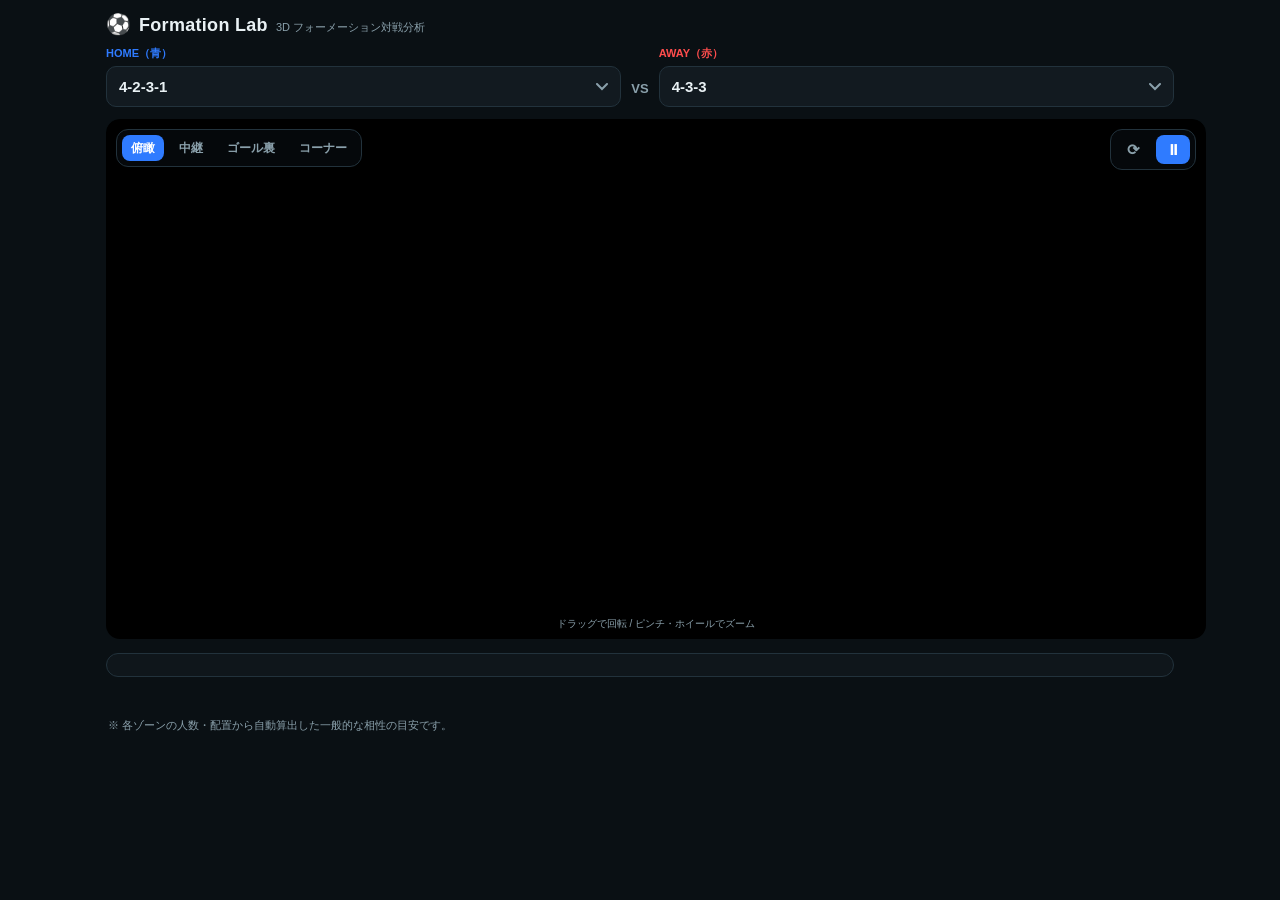
<file: formation-3d/index.html>
<!DOCTYPE html>
<html lang="ja">
<head>
<meta charset="UTF-8" />
<meta name="viewport" content="width=device-width, initial-scale=1.0, maximum-scale=1.0, user-scalable=no, viewport-fit=cover" />
<meta name="theme-color" content="#0b3d2e" />
<title>Formation Lab — 3Dフォーメーション対戦分析</title>
<link rel="stylesheet" href="assets/style.css" />
</head>
<body>
  <div id="app">
    <!-- Header -->
    <header id="topbar">
      <div class="brand">
        <span class="logo">⚽</span>
        <span class="title">Formation Lab</span>
        <span class="subtitle">3D フォーメーション対戦分析</span>
      </div>
    </header>

    <!-- Controls (text never overlaps the 3D viewport) -->
    <section id="controls" aria-label="設定">
      <div class="ctrl team-home">
        <label for="homeSel">HOME（青）</label>
        <select id="homeSel" aria-label="ホームのフォーメーション"></select>
      </div>
      <div class="vs">VS</div>
      <div class="ctrl team-away">
        <label for="awaySel">AWAY（赤）</label>
        <select id="awaySel" aria-label="アウェイのフォーメーション"></select>
      </div>
    </section>

    <!-- 3D viewport: the only place the animation lives -->
    <main id="stage">
      <canvas id="scene" aria-label="3Dフォーメーションビュー"></canvas>
      <!-- compact, edge-docked HUD that stays clear of the pitch center -->
      <div id="angleBar" role="toolbar" aria-label="カメラアングル">
        <button data-view="top" class="active" title="俯瞰（真上）">俯瞰</button>
        <button data-view="broadcast" title="中継カメラ">中継</button>
        <button data-view="behind" title="ゴール裏">ゴール裏</button>
        <button data-view="corner" title="コーナー">コーナー</button>
      </div>
      <div id="playBar" role="toolbar" aria-label="再生">
        <button id="rotateBtn" title="自動回転">⟳</button>
        <button id="playBtn" class="active" title="動きの再生／停止">⏸</button>
      </div>
      <div id="hint">ドラッグで回転 / ピンチ・ホイールでズーム</div>
    </main>

    <!-- Analysis: separate panel, fully below the viewport, never over the animation -->
    <section id="analysis" aria-label="有利不利分析">
      <div id="verdict"></div>
      <ul id="matchupList"></ul>
      <p class="disclaimer">※ 各ゾーンの人数・配置から自動算出した一般的な相性の目安です。</p>
    </section>
  </div>

  <!-- Three.js vendored locally (classic globals, no CDN / no build step) -->
  <script src="assets/vendor/three.min.js"></script>
  <script src="assets/vendor/OrbitControls.js"></script>
  <script src="assets/formations.js"></script>
  <script src="assets/main.js"></script>
</body>
</html>
</file>
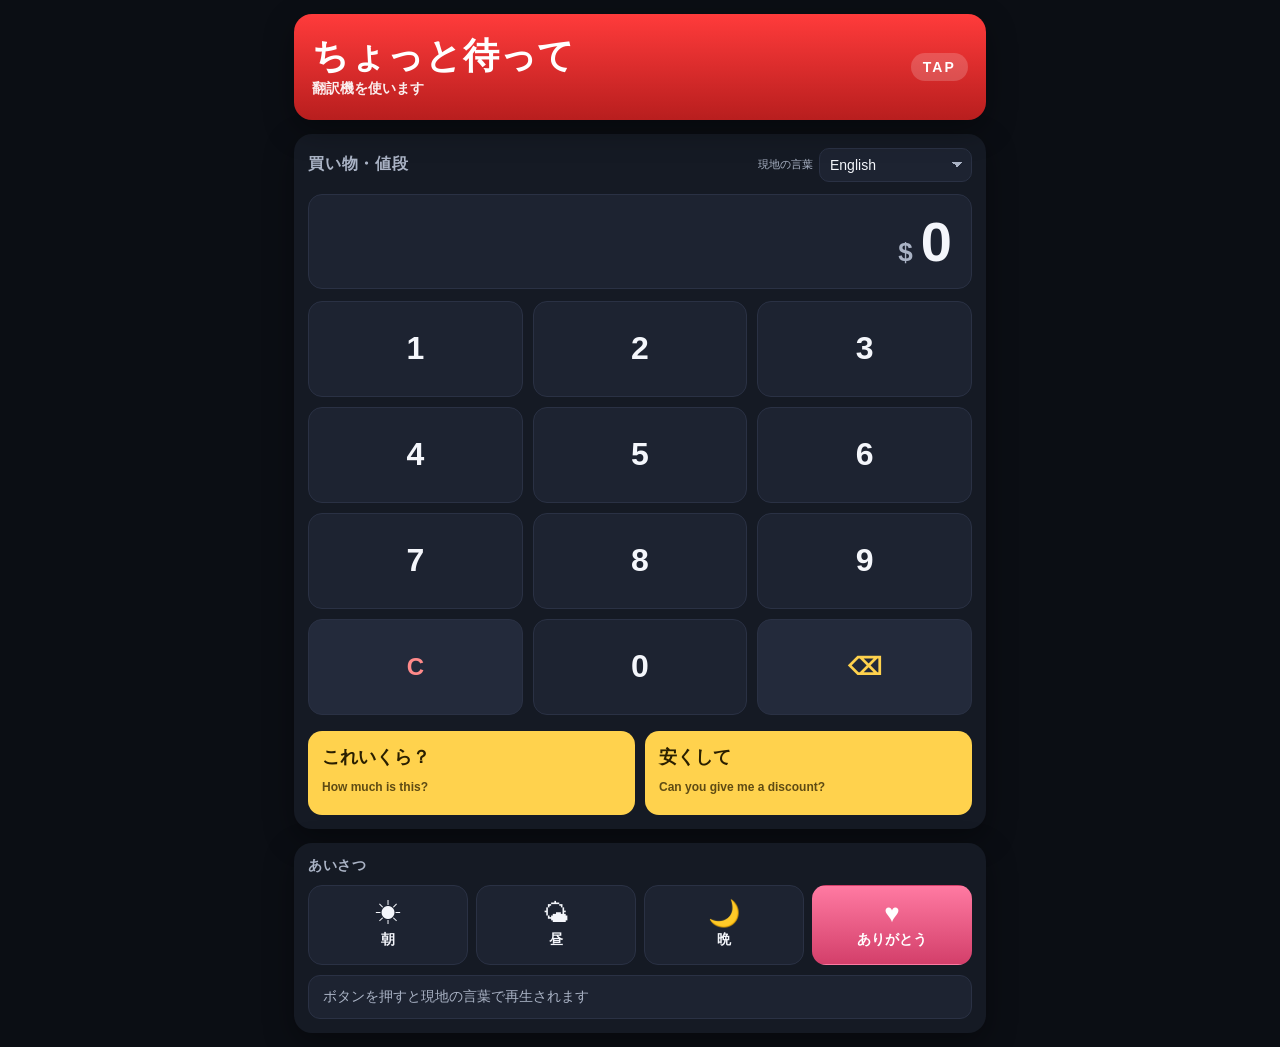
<file: survival-dashboard/index.html>
<!doctype html>
<html lang="ja">
<head>
  <meta charset="utf-8">
  <meta name="viewport" content="width=device-width, initial-scale=1, viewport-fit=cover">
  <meta name="theme-color" content="#0b0e14">
  <title>Survival Language Dashboard</title>
  <link rel="stylesheet" href="style.css">
</head>
<body>
  <main class="dashboard" aria-label="Survival Language Dashboard">

    <!-- 1. Emergency Bar (Top) -->
    <section class="emergency" aria-label="Emergency Bar">
      <button id="emergencyBtn" class="emergency__btn" type="button">
        <span class="emergency__main">ちょっと待って</span>
        <span class="emergency__sub">翻訳機を使います</span>
      </button>
    </section>

    <!-- 2. Shop Utility (Center) -->
    <section class="shop" aria-label="Shop Utility">
      <header class="shop__header">
        <h2 class="shop__title">買い物・値段</h2>
        <div class="shop__lang">
          <label for="langSelect" class="shop__langLabel">現地の言葉</label>
          <select id="langSelect" class="shop__langSelect" aria-label="現地の言葉">
            <option value="en-US">English</option>
            <option value="zh-CN">中文 (普通话)</option>
            <option value="zh-TW">中文 (台灣)</option>
            <option value="ko-KR">한국어</option>
            <option value="th-TH">ไทย</option>
            <option value="vi-VN">Tiếng Việt</option>
            <option value="id-ID">Bahasa Indonesia</option>
            <option value="fr-FR">Français</option>
            <option value="es-ES">Español</option>
            <option value="it-IT">Italiano</option>
            <option value="de-DE">Deutsch</option>
          </select>
        </div>
      </header>

      <div class="shop__display" aria-live="polite">
        <span id="amountPrefix" class="shop__prefix">¥</span>
        <span id="amount" class="shop__amount">0</span>
      </div>

      <div class="shop__keypad" role="group" aria-label="数字キー">
        <button class="key" data-digit="1" type="button">1</button>
        <button class="key" data-digit="2" type="button">2</button>
        <button class="key" data-digit="3" type="button">3</button>
        <button class="key" data-digit="4" type="button">4</button>
        <button class="key" data-digit="5" type="button">5</button>
        <button class="key" data-digit="6" type="button">6</button>
        <button class="key" data-digit="7" type="button">7</button>
        <button class="key" data-digit="8" type="button">8</button>
        <button class="key" data-digit="9" type="button">9</button>
        <button class="key key--util" data-action="clear" type="button">C</button>
        <button class="key" data-digit="0" type="button">0</button>
        <button class="key key--util" data-action="back" type="button">⌫</button>
      </div>

      <div class="shop__quick" role="group" aria-label="よく使うフレーズ">
        <button class="quick" data-phrase="howmuch" type="button">
          <span class="quick__jp">これいくら？</span>
          <span class="quick__local" data-slot="howmuch">How much is this?</span>
        </button>
        <button class="quick" data-phrase="discount" type="button">
          <span class="quick__jp">安くして</span>
          <span class="quick__local" data-slot="discount">Can you give me a discount?</span>
        </button>
      </div>
    </section>

    <!-- 3. Connect Panel (Bottom) -->
    <section class="connect" aria-label="Connect Panel">
      <h2 class="connect__title">あいさつ</h2>
      <div class="connect__toggle" role="group" aria-label="あいさつ切替">
        <button class="greet" data-greet="morning" type="button">
          <span class="greet__icon" aria-hidden="true">☀</span>
          <span class="greet__jp">朝</span>
        </button>
        <button class="greet" data-greet="noon" type="button">
          <span class="greet__icon" aria-hidden="true">🌤</span>
          <span class="greet__jp">昼</span>
        </button>
        <button class="greet" data-greet="evening" type="button">
          <span class="greet__icon" aria-hidden="true">🌙</span>
          <span class="greet__jp">晩</span>
        </button>
        <button class="greet greet--thanks" data-greet="thanks" type="button">
          <span class="greet__icon" aria-hidden="true">♥</span>
          <span class="greet__jp">ありがとう</span>
        </button>
      </div>
      <div class="connect__output" id="greetOutput" aria-live="polite">
        ボタンを押すと現地の言葉で再生されます
      </div>
    </section>
  </main>

  <!-- Fullscreen overlay for Emergency mode -->
  <div id="emergencyOverlay" class="overlay" role="dialog" aria-modal="true" aria-label="Please wait" hidden>
    <button id="overlayClose" class="overlay__close" type="button" aria-label="閉じる">×</button>
    <div class="overlay__content">
      <p class="overlay__big" id="overlayBig">Please wait a moment</p>
      <p class="overlay__sub" id="overlaySub">I'll use a translator.</p>
      <p class="overlay__hint">画面のどこでも触れて閉じる</p>
    </div>
  </div>

  <script src="phrases.js"></script>
  <script src="app.js"></script>
</body>
</html>
</file>
<file: formation-3d/assets/style.css>
:root{
  --bg:#0a1014;
  --panel:#121a20;
  --panel-2:#0f161b;
  --line:#22323c;
  --txt:#e9f1f4;
  --muted:#8aa0ab;
  --home:#2f7bff;
  --away:#ff4d4d;
  --good:#37d67a;
  --bad:#ff6b6b;
  --even:#f4c150;
  --radius:14px;
}

*{box-sizing:border-box;-webkit-tap-highlight-color:transparent;}
html,body{margin:0;height:100%;}
body{
  background:var(--bg);
  color:var(--txt);
  font-family:-apple-system,BlinkMacSystemFont,"Hiragino Kaku Gothic ProN","Noto Sans JP","Segoe UI",Roboto,sans-serif;
  overflow-x:hidden;
}

#app{
  display:flex;
  flex-direction:column;
  min-height:100%;
  max-width:1100px;
  margin:0 auto;
}

/* ---------- Header ---------- */
#topbar{
  padding:max(12px,env(safe-area-inset-top)) 16px 10px;
}
.brand{display:flex;align-items:baseline;gap:8px;flex-wrap:wrap;}
.brand .logo{font-size:20px;}
.brand .title{font-weight:800;font-size:18px;letter-spacing:.3px;}
.brand .subtitle{font-size:11px;color:var(--muted);}

/* ---------- Controls ---------- */
#controls{
  display:flex;align-items:flex-end;gap:10px;
  padding:0 16px 12px;
}
.ctrl{flex:1;min-width:0;display:flex;flex-direction:column;gap:5px;}
.ctrl label{font-size:11px;font-weight:700;color:var(--muted);}
.team-home label{color:var(--home);}
.team-away label{color:var(--away);}
.ctrl select{
  width:100%;appearance:none;-webkit-appearance:none;
  background:var(--panel);color:var(--txt);
  border:1px solid var(--line);border-radius:10px;
  padding:11px 12px;font-size:15px;font-weight:600;
  background-image:url("data:image/svg+xml;utf8,<svg xmlns='http://www.w3.org/2000/svg' width='12' height='8' viewBox='0 0 12 8'><path d='M1 1l5 5 5-5' stroke='%238aa0ab' stroke-width='2' fill='none' stroke-linecap='round'/></svg>");
  background-repeat:no-repeat;background-position:right 12px center;
}
.vs{font-weight:800;color:var(--muted);padding-bottom:11px;font-size:13px;}

/* ---------- 3D Stage ---------- */
#stage{
  position:relative;
  width:100%;
  height:46vh;            /* mobile: fixed viewport, analysis sits clearly below */
  min-height:300px;
  background:radial-gradient(120% 90% at 50% 20%,#13313f 0%,#0a1014 75%);
  overflow:hidden;
}
#scene{display:block;width:100%;height:100%;touch-action:none;}

/* HUD docked to edges so it never sits over the pitch / animation */
#angleBar,#playBar{
  position:absolute;display:flex;gap:6px;
  background:rgba(10,16,20,.55);
  backdrop-filter:blur(8px);-webkit-backdrop-filter:blur(8px);
  border:1px solid var(--line);border-radius:12px;padding:5px;
}
#angleBar{left:10px;top:10px;flex-wrap:wrap;max-width:60%;}
#playBar{right:10px;top:10px;}
#angleBar button,#playBar button{
  background:transparent;border:0;color:var(--muted);
  font-size:12px;font-weight:700;padding:7px 9px;border-radius:8px;
  cursor:pointer;line-height:1;
}
#playBar button{font-size:15px;min-width:34px;}
#angleBar button.active,#playBar button.active{background:var(--home);color:#fff;}
#hint{
  position:absolute;left:0;right:0;bottom:8px;text-align:center;
  font-size:10px;color:var(--muted);pointer-events:none;
  text-shadow:0 1px 3px rgba(0,0,0,.8);
}

/* ---------- Analysis (always below the viewport) ---------- */
#analysis{padding:14px 16px max(20px,env(safe-area-inset-bottom));}
#verdict{
  font-size:15px;font-weight:800;text-align:center;
  padding:11px;border-radius:12px;margin-bottom:12px;
  border:1px solid var(--line);background:var(--panel-2);
}
#verdict.good{color:var(--home);border-color:rgba(47,123,255,.5);}
#verdict.bad{color:var(--away);border-color:rgba(255,77,77,.5);}
#verdict.even{color:var(--even);border-color:rgba(244,193,80,.5);}

#matchupList{list-style:none;margin:0;padding:0;display:flex;flex-direction:column;gap:8px;}
#matchupList li{
  background:var(--panel);border:1px solid var(--line);border-radius:12px;
  padding:11px 13px;
}
.row-head{display:flex;align-items:center;justify-content:space-between;gap:8px;margin-bottom:4px;}
.row-area{font-size:13px;font-weight:800;}
.row-score{font-size:12px;color:var(--muted);font-variant-numeric:tabular-nums;}
.row-score b.h{color:var(--home);}
.row-score b.a{color:var(--away);}
.badge{font-size:11px;font-weight:800;padding:3px 9px;border-radius:999px;}
.badge.good{background:rgba(55,214,122,.15);color:var(--good);}
.badge.bad{background:rgba(255,107,107,.15);color:var(--bad);}
.badge.even{background:rgba(244,193,80,.15);color:var(--even);}
.row-note{font-size:12.5px;line-height:1.6;color:#cdd9df;}
.disclaimer{font-size:11px;color:var(--muted);margin:12px 2px 0;line-height:1.5;}

/* ---------- Desktop / wide: side-by-side, animation still uncovered ---------- */
@media(min-width:860px){
  #stage{height:520px;border-radius:var(--radius);margin:0 16px;}
  #app{padding-bottom:8px;}
  #analysis{display:grid;grid-template-columns:1fr 1fr;gap:8px 16px;align-items:start;}
  #verdict{grid-column:1 / -1;}
  .disclaimer{grid-column:1 / -1;}
}
</file>
<file: survival-dashboard/style.css>
:root {
  --bg: #0b0e14;
  --surface: #151a24;
  --surface-2: #1d2331;
  --line: #2a3144;
  --ink: #f4f6fb;
  --ink-dim: #aab3c5;
  --accent: #ffd24d;
  --danger: #ff3b3b;
  --danger-2: #b81e1e;
  --good: #2ecc71;
  --info: #4dc3ff;
  --radius: 18px;
  --shadow: 0 10px 30px rgba(0,0,0,0.35);
  --tap: 96px;
}

* { box-sizing: border-box; }

html, body {
  margin: 0;
  padding: 0;
  background: var(--bg);
  color: var(--ink);
  font-family: -apple-system, BlinkMacSystemFont, "Hiragino Sans", "Yu Gothic UI",
    "Segoe UI", Roboto, "Noto Sans JP", sans-serif;
  -webkit-tap-highlight-color: transparent;
  -webkit-text-size-adjust: 100%;
  overscroll-behavior: none;
}

body {
  min-height: 100svh;
  padding: env(safe-area-inset-top) env(safe-area-inset-right)
           env(safe-area-inset-bottom) env(safe-area-inset-left);
}

button {
  font-family: inherit;
  color: inherit;
  border: 0;
  background: none;
  cursor: pointer;
}

button:active { transform: translateY(1px); }

.dashboard {
  display: grid;
  grid-template-rows: auto 1fr auto;
  gap: 14px;
  max-width: 720px;
  margin: 0 auto;
  padding: 14px;
  min-height: 100svh;
}

/* ---------- 1. Emergency Bar ---------- */
.emergency__btn {
  width: 100%;
  display: grid;
  grid-template-rows: auto auto;
  gap: 4px;
  padding: 22px 18px;
  background: linear-gradient(180deg, var(--danger) 0%, var(--danger-2) 100%);
  color: #fff;
  border-radius: var(--radius);
  box-shadow: var(--shadow);
  text-align: left;
  position: relative;
}

.emergency__btn::after {
  content: "TAP";
  position: absolute;
  right: 18px; top: 50%;
  transform: translateY(-50%);
  font-weight: 800;
  letter-spacing: 0.15em;
  font-size: 14px;
  background: rgba(255,255,255,0.18);
  padding: 6px 12px;
  border-radius: 999px;
}

.emergency__main {
  font-size: 36px;
  font-weight: 900;
  letter-spacing: 0.02em;
  line-height: 1.1;
}

.emergency__sub {
  font-size: 14px;
  opacity: 0.92;
  font-weight: 600;
}

/* ---------- 2. Shop Utility ---------- */
.shop {
  display: grid;
  gap: 12px;
  padding: 14px;
  background: var(--surface);
  border-radius: var(--radius);
  box-shadow: var(--shadow);
}

.shop__header {
  display: flex;
  align-items: center;
  justify-content: space-between;
  gap: 10px;
}

.shop__title {
  margin: 0;
  font-size: 16px;
  font-weight: 700;
  color: var(--ink-dim);
  letter-spacing: 0.05em;
}

.shop__lang {
  display: flex;
  align-items: center;
  gap: 6px;
}

.shop__langLabel {
  font-size: 11px;
  color: var(--ink-dim);
}

.shop__langSelect {
  appearance: none;
  -webkit-appearance: none;
  background: var(--surface-2);
  color: var(--ink);
  border: 1px solid var(--line);
  border-radius: 10px;
  padding: 8px 28px 8px 10px;
  font-size: 14px;
  background-image: linear-gradient(45deg, transparent 50%, var(--ink-dim) 50%),
                    linear-gradient(135deg, var(--ink-dim) 50%, transparent 50%);
  background-position: calc(100% - 14px) center, calc(100% - 9px) center;
  background-size: 5px 5px, 5px 5px;
  background-repeat: no-repeat;
}

.shop__display {
  display: flex;
  align-items: baseline;
  justify-content: flex-end;
  gap: 8px;
  padding: 14px 18px;
  background: var(--surface-2);
  border-radius: 14px;
  border: 1px solid var(--line);
  min-height: 80px;
}

.shop__prefix {
  font-size: 26px;
  color: var(--ink-dim);
  font-weight: 700;
}

.shop__amount {
  font-size: 56px;
  font-weight: 900;
  letter-spacing: 0.02em;
  font-variant-numeric: tabular-nums;
}

.shop__keypad {
  display: grid;
  grid-template-columns: repeat(3, 1fr);
  gap: 10px;
}

.key {
  min-height: var(--tap);
  background: var(--surface-2);
  color: var(--ink);
  border: 1px solid var(--line);
  border-radius: 14px;
  font-size: 32px;
  font-weight: 800;
  font-variant-numeric: tabular-nums;
  transition: background-color 80ms ease, transform 80ms ease;
}

.key:active { background: #2a3447; }

.key--util {
  background: #232a3b;
  color: var(--accent);
  font-size: 24px;
}

.key--util[data-action="clear"] { color: #ff8a8a; }

.shop__quick {
  display: grid;
  grid-template-columns: 1fr 1fr;
  gap: 10px;
  margin-top: 4px;
}

.quick {
  display: grid;
  gap: 4px;
  padding: 14px;
  background: var(--accent);
  color: #2a1f00;
  border-radius: 14px;
  text-align: left;
  min-height: 84px;
}

.quick__jp {
  font-size: 18px;
  font-weight: 900;
}

.quick__local {
  font-size: 12px;
  font-weight: 600;
  opacity: 0.75;
}

/* ---------- 3. Connect Panel ---------- */
.connect {
  display: grid;
  gap: 10px;
  padding: 14px;
  background: var(--surface);
  border-radius: var(--radius);
  box-shadow: var(--shadow);
}

.connect__title {
  margin: 0;
  font-size: 14px;
  font-weight: 700;
  color: var(--ink-dim);
  letter-spacing: 0.05em;
}

.connect__toggle {
  display: grid;
  grid-template-columns: repeat(4, 1fr);
  gap: 8px;
}

.greet {
  display: grid;
  justify-items: center;
  gap: 4px;
  padding: 14px 6px;
  background: var(--surface-2);
  border: 1px solid var(--line);
  border-radius: 14px;
  min-height: 80px;
}

.greet__icon {
  font-size: 26px;
  line-height: 1;
}

.greet__jp {
  font-size: 14px;
  font-weight: 700;
}

.greet--thanks {
  background: linear-gradient(180deg, #ff7aa2 0%, #d33f6a 100%);
  color: #fff;
  border-color: transparent;
}

.connect__output {
  padding: 10px 14px;
  background: var(--surface-2);
  border: 1px solid var(--line);
  border-radius: 12px;
  font-size: 14px;
  color: var(--ink-dim);
  min-height: 44px;
  display: flex;
  align-items: center;
  word-break: break-word;
}

.connect__output strong {
  color: var(--ink);
  font-size: 18px;
  font-weight: 800;
}

/* ---------- Emergency Overlay ---------- */
.overlay {
  position: fixed;
  inset: 0;
  background: #ffd24d;
  color: #1a1300;
  display: grid;
  place-items: center;
  z-index: 100;
  padding: 24px;
  animation: pulse 1.6s ease-in-out infinite;
}

.overlay[hidden] { display: none; }

@keyframes pulse {
  0%, 100% { background: #ffd24d; }
  50%      { background: #ffe680; }
}

.overlay__close {
  position: absolute;
  top: 16px;
  right: 20px;
  width: 56px;
  height: 56px;
  font-size: 40px;
  font-weight: 800;
  border-radius: 50%;
  background: rgba(0,0,0,0.08);
  color: #1a1300;
  line-height: 1;
}

.overlay__content {
  text-align: center;
  max-width: 100%;
}

.overlay__big {
  font-size: clamp(48px, 12vw, 120px);
  font-weight: 900;
  line-height: 1.05;
  margin: 0 0 18px;
  letter-spacing: -0.01em;
  word-break: keep-all;
}

.overlay__sub {
  font-size: clamp(20px, 4vw, 36px);
  font-weight: 700;
  margin: 0 0 24px;
  opacity: 0.85;
}

.overlay__hint {
  margin: 24px 0 0;
  font-size: 13px;
  opacity: 0.55;
  letter-spacing: 0.1em;
}

/* ---------- Active states ---------- */
.greet.is-active,
.quick.is-active {
  outline: 3px solid var(--accent);
  outline-offset: 2px;
}

@media (max-width: 380px) {
  .emergency__main { font-size: 30px; }
  .shop__amount { font-size: 44px; }
  .key { font-size: 26px; min-height: 80px; }
  --tap: 80px;
}
</file>
